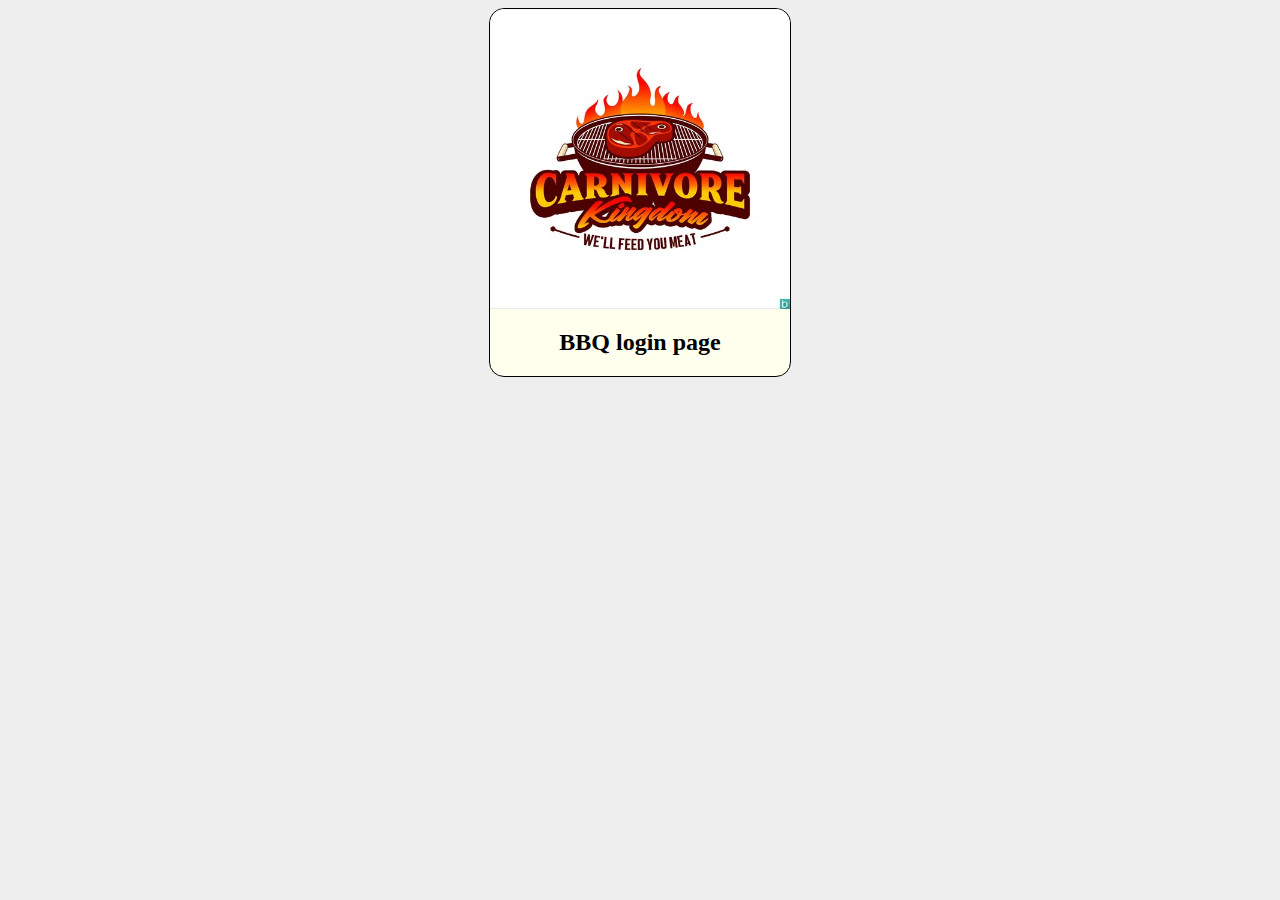
<file: index.html>
<!DOCTYPE html>
<html lang="en">

<head>
    <meta charset="UTF-8">
    <meta http-equiv="X-UA-Compatible" content="IE=edge">
    <meta name="viewport" content="width=device-width, initial-scale=1.0">
    <title>Home Page</title>
    <link rel="stylesheet" href="home.css">
</head>

<body>

    <div class="container">
        <a class="card" href="./register-page.html">
            <img src="./img/BBQ_logo.jpg" alt="logo of BBQ">
            <h2>BBQ login page</h2>
        </a>
    </div>
</body>

</html>
</file>
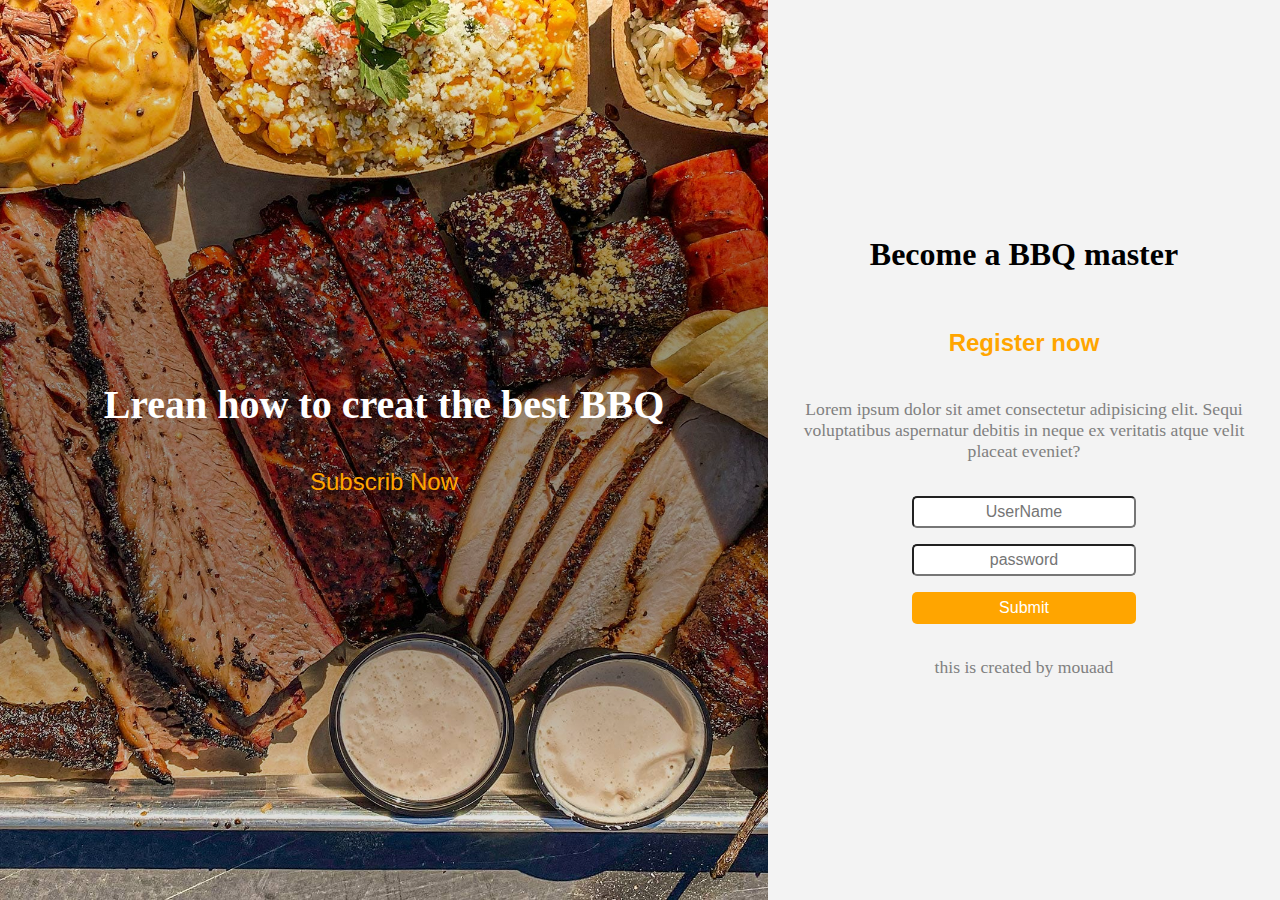
<file: register-page.html>
<!DOCTYPE html>
<html lang="en">

<head>
    <meta charset="UTF-8">
    <meta http-equiv="X-UA-Compatible" content="IE=edge">
    <meta name="viewport" content="width=device-width, initial-scale=1.0">
    <title>Sign-in Page</title>
    <link rel="stylesheet" href="style.css">
</head>

<body>
    <div class="container">
        <div class="img-container">
            <h2>Lrean how to creat the best BBQ</h2>
            <a href="#">Subscrib Now</a>
            <img class="side-img" src="./img/BBQ.jpg" alt="dilisouse BBQ img that we serve">

        </div>
        <div class="login-place">
            <h1>Become a BBQ master</h1>
            <span>Register now</span>
            <p>Lorem ipsum dolor sit amet consectetur adipisicing elit. Sequi voluptatibus aspernatur debitis in neque
                ex veritatis atque velit placeat eveniet?</p>
            <form action="#">
                <input type="text" name="username" id="username" placeholder="UserName" class="input-feald" required>
                <input type="password" name="e-mail" id="e-mail" placeholder="password" class="input-feald" required>
                <button class="sub-button" type="submit" name="submit" value="Submit">Submit</button>
            </form>
            <p class="copirate">this is created by mouaad</p>
        </div>
    </div>
</body>

</html>
</file>
<file: home.css>
body {
    background-color: #EEE;
}

.container {
    display: flex;
    justify-content: center;
}

a {
    display: flex;
    flex-direction: column;
    align-items: center;
    width: 300px;
    text-decoration: none;
    color: #000;
    border: 1px solid black;
    border-radius: 15px;
    background-color: #ffE;
}

img {
    width: 100%;
    border-top-left-radius: 15px;
    border-top-right-radius: 15px;
}
</file>
<file: style.css>
/* rest */
/* Box sizing rules */
*,
*::before,
*::after {
    box-sizing: border-box;
}

/* Remove default margin */
body,
h1,
h2,
h3,
h4,
p,
figure,
blockquote,
dl,
dd {
    margin: 0;
}

/* all */
.container {
    display: grid;
    grid-template-rows: 100vh;
    grid-template-columns: 3fr 2fr;
}

/* side of img */
.img-container {
    position: relative;
    display: flex;
    flex-direction: column;
    justify-content: center;

}

.img-container>* {
    color: white;
    text-align: center;
    margin-bottom: 1em;
    font-size: 2.5em;
}

.img-container>a {
    color: orange;
    font-size: 1.5em;
    font-family:'Franklin Gothic Medium', 'Arial Narrow', Arial, sans-serif;
    text-decoration: none;
}

.img-container::before {
    content: "";
    position: absolute;
    inset: 0;
    z-index: -1;
    background: linear-gradient(0deg, rgb(0 0 0/0), rgb(0 0 0/.4), rgb(0 0 0/.4), rgb(0 0 0/0));
}

.side-img {
    width: 100%;
    position: absolute;
    inset: 0;
    height: 100vh;
    z-index: -2;
    object-fit: cover;
}

/* other side */
.login-place {
    display: flex;
    flex-direction: column;
    justify-content: center;
    align-items: center;
    flex-wrap: nowrap;
    padding-inline: 1em;
    background-color: #f3f3f3;
}

.login-place>* {
    text-align: center;
    margin-block: 1em;
}

.login-place>p {
    color: gray;
    font-size: 1.1em;
}

.login-place>span {
    color: orange;
    font-weight: bolder;
    font-family: 'Franklin Gothic Medium', 'Arial Narrow', Arial, sans-serif;
    font-size: 1.5em;
}

.input-feald {
    width: 14em;
    margin-inline:1em;
    height: 2em;
    border-radius: 5px;
    font-size: 1em;
    text-align: center;
    display: block;
}

.sub-button {
    width: 14em;
    height: 2em;
    background-color: orange;
    border: none;
    font-size: 1.1em;
    color: white;
    border-radius: 5px;
    font-size: 1em;
    transition: 400ms;

}

form {
    display: flex;
    flex-direction: column;
    align-items: center;
    gap: 1em;
}

.sub-button:hover {
    background-color: darkorange;
    width: 15em;
    transition: 400ms;
}
</file>
